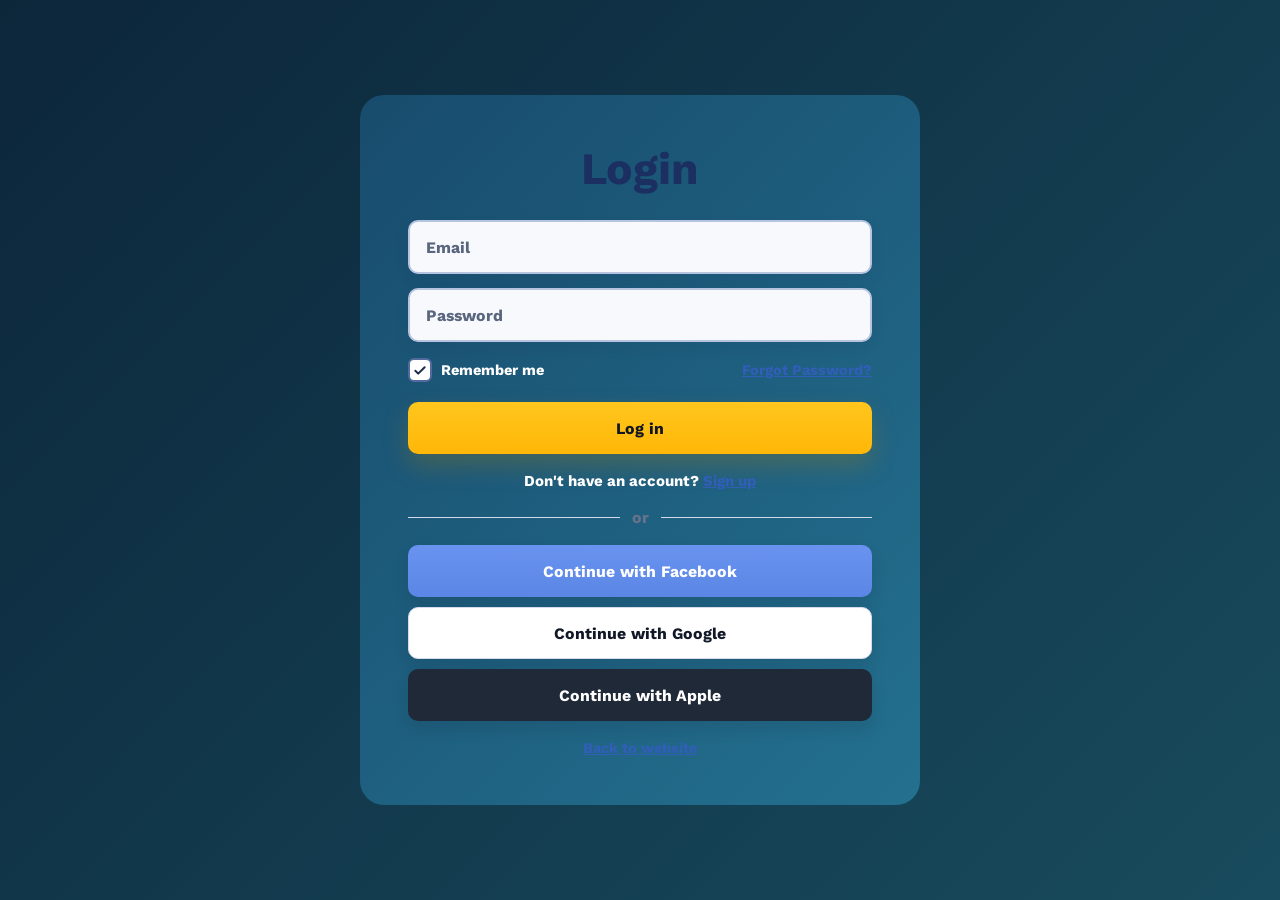
<file: My Project/login.html>
<!DOCTYPE html>
<html lang="en">
<head>
    <meta charset="UTF-8">
    <meta name="viewport" content="width=device-width, initial-scale=1.0">
    <title>Login | Travel Guides Website</title>
    <meta name="description" content="Login to the Travel Guides Website.">
    <link rel="preconnect" href="https://fonts.googleapis.com">
    <link rel="preconnect" href="https://fonts.gstatic.com" crossorigin>
    <link
        href="https://fonts.googleapis.com/css2?family=Kantumruy+Pro:wght@400;500;600;700&display=swap"
        rel="stylesheet"
    >
    <link rel="stylesheet" href="login.css">
</head>
<body class="login-page">
    <main class="header">
        <section class="login-panel" aria-labelledby="loginTitle">
            <h1 class="login-title" id="loginTitle">Login</h1>

            <form class="login-form" action="#" method="post">
                <label class="sr-only" for="email">Email</label>
                <input id="email" name="email" type="email" placeholder="Email" autocomplete="email" required>

                <label class="sr-only" for="password">Password</label>
                <input id="password" name="password" type="password" placeholder="Password" autocomplete="current-password" required>

                <div class="form-meta">
                    <label class="remember-toggle" for="remember">
                        <input id="remember" name="remember" type="checkbox" checked>
                        <span class="remember-toggle__box" aria-hidden="true">
                            <svg viewBox="0 0 24 24" role="img" focusable="false">
                                <path d="M5 13.2 9.3 17.5 19 7.8"></path>
                            </svg>
                        </span>
                        <span>Remember me</span>
                    </label>
                    <a class="forgot-link" href="#">Forgot Password?</a>
                </div>

                <button class="primary-button" type="submit">Log in</button>
            </form>

            <p class="signup-copy">
                Don't have an account?
                <a href="register.html">Sign up</a>
            </p>

            <div class="divider" aria-hidden="true"><span>or</span></div>

            <div class="social-stack">
                <button class="social-button social-button--facebook" type="button">Continue with Facebook</button>
                <button class="social-button social-button--google" type="button">Continue with Google</button>
                <button class="social-button social-button--apple" type="button">Continue with Apple</button>
            </div>

            <a class="back-link" href="index.html">Back to website</a>
        </section>
    </main>
</body>
</html>
</file>
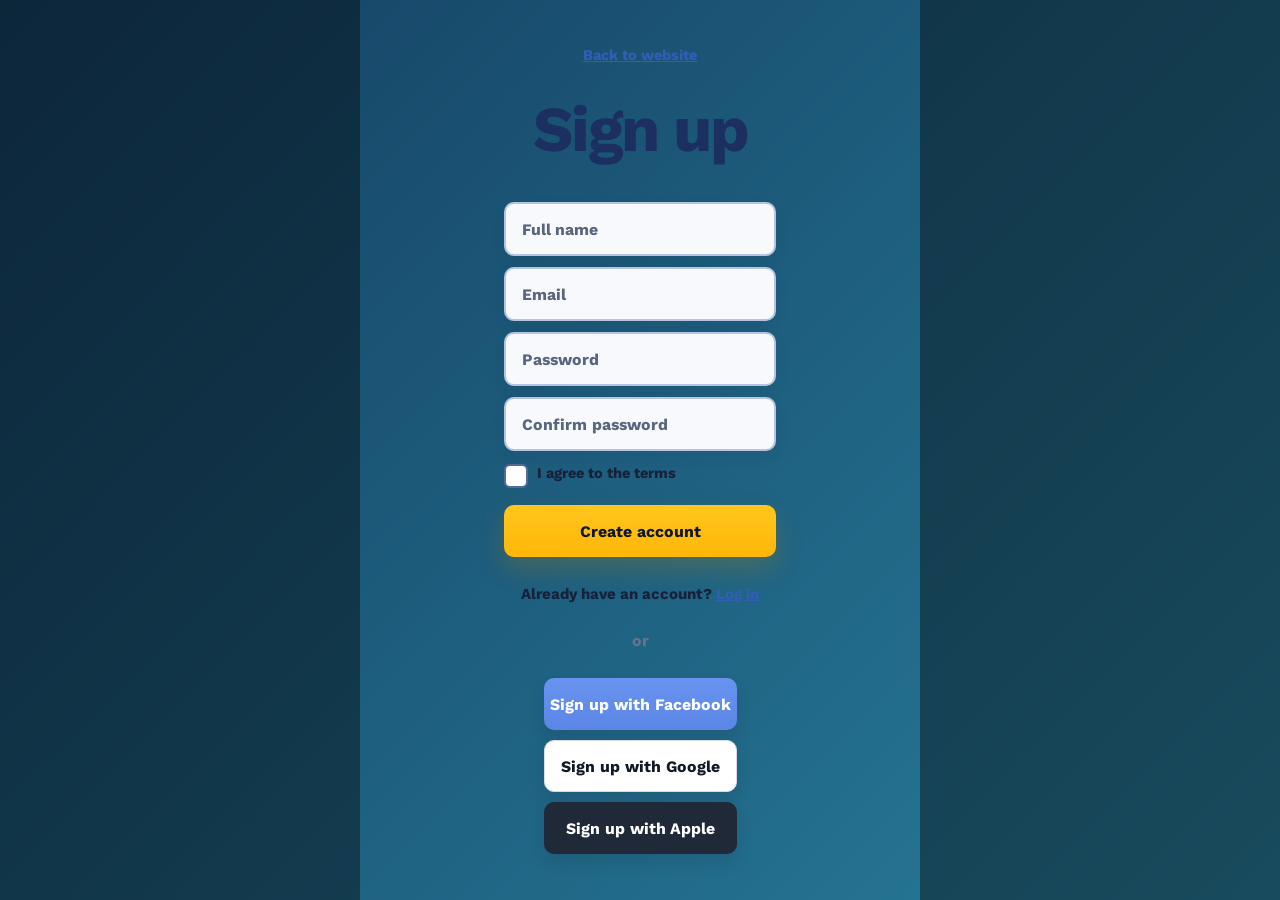
<file: My Project/register.html>
<!DOCTYPE html>
<html lang="en">
<head>
    <meta charset="UTF-8">
    <meta name="viewport" content="width=device-width, initial-scale=1.0">
    <title>Register | Travel Guides Website</title>
    <meta
        name="description"
        content="Static register page for the Travel Guides Website."
    >
    <link rel="preconnect" href="https://fonts.googleapis.com">
    <link rel="preconnect" href="https://fonts.gstatic.com" crossorigin>
    <link
        href="https://fonts.googleapis.com/css2?family=Kantumruy+Pro:wght@400;500;600;700&display=swap"
        rel="stylesheet"
    >
    <link rel="stylesheet" href="register.css">
</head>
<body class="register-page">
    <main class="login-layout">
            <a class="back-link" href="index.html">Back to website</a>

            <div class="login-copy">
                <h1 id="registerTitle">Sign up</h1>
            </div>

            <form class="login-form" action="#" method="post">
                <label class="sr-only" for="fullName">Full name</label>
                <input
                    id="fullName"
                    name="fullName"
                    type="text"
                    placeholder="Full name"
                    autocomplete="name"
                    required
                >

                <label class="sr-only" for="email">Email</label>
                <input
                    id="email"
                    name="email"
                    type="email"
                    placeholder="Email"
                    autocomplete="email"
                    required
                >

                <label class="sr-only" for="password">Password</label>
                <input
                    id="password"
                    name="password"
                    type="password"
                    placeholder="Password"
                    autocomplete="new-password"
                    required
                >

                <label class="sr-only" for="confirmPassword">Confirm password</label>
                <input
                    id="confirmPassword"
                    name="confirmPassword"
                    type="password"
                    placeholder="Confirm password"
                    autocomplete="new-password"
                    required
                >

                <div class="form-meta">
                    <label class="remember-toggle" for="agreeTerms">
                        <input id="agreeTerms" name="agreeTerms" type="checkbox" required>
                        <span class="remember-toggle__box" aria-hidden="true">
                            <svg viewBox="0 0 24 24" role="img" focusable="false">
                                <path d="M5 13.2 9.3 17.5 19 7.8" />
                            </svg>
                        </span>
                        <span>I agree to the terms</span>
                    </label>
                </div>

                <button class="primary-button" type="submit">Create account</button>
            </form>

            <p class="signup-copy">
                Already have an account?
                <a href="login.html">Log in</a>
            </p>

            <div class="divider" aria-hidden="true">
                <span>or</span>
            </div>

            <div class="social-stack">
                <button class="social-button social-button--facebook" type="button">
                    Sign up with Facebook
                </button>
                <button class="social-button social-button--google" type="button">
                    Sign up with Google
                </button>
                <button class="social-button social-button--apple" type="button">
                    Sign up with Apple
                </button>
            </div>
        </section>
    </main>
</body>
</html>
</file>
<file: My Project/login.css>
:root {
    --bg: #5478c9;
    --bg-dark: #476ab8;
    --input-bg: #f7f9fd;
    --input-border: #b7c4df;
    --accent: #ffbf16;
    --facebook: #5b86e5;
    --apple: #1f2937;
    --shadow: 0 24px 60px rgba(27, 49, 97, 0.22);
}

* {
    box-sizing: border-box;
}

html,
body {
    min-height: 100%;
}

html {
    scrollbar-width: none;
    -ms-overflow-style: none;
}

html::-webkit-scrollbar {
    display: none;
}

body {
    margin: 0;
    font-family: "Kantumruy Pro", sans-serif;
    color: #17213a;
    background: linear-gradient(135deg, #143f61, #287d9b);
}

button,
input,
a {
    font: inherit;
}

a {
    color: inherit;
}

.header {
    width: min(100% - 32px, 560px);
    min-height: 100vh;
    margin: 0 auto;
    display: grid;
    place-items: center;
    padding: 32px 0;
    
}

.login-panel {
    width: 100%;
    display: flex;
    flex-direction: column;
    color:white;
    gap: 18px;
    padding: clamp(28px, 6vw, 48px);
    border-radius: 24px;
    box-shadow: 0 0 0 100vmax rgba(0, 0, 0, 0.4);
}

.login-title {
    margin: 0 0 6px;
    color: #1b2f61;
    font-family: "Kantumruy Pro", sans-serif;
    font-size: clamp(2rem, 6vw, 2.8rem);
    text-align: center;
}

.login-form {
    display: grid;
    gap: 14px;
}

.login-form input:not([type="checkbox"]) {
    width: 100%;
    height: 54px;
    padding: 0 16px;
    border: 2px solid var(--input-border);
    border-radius: 10px;
    background: var(--input-bg);
    color: #14213c;
    font-size: 1rem;
    font-weight: 700;
    outline: none;
    box-shadow: 0 6px 14px rgba(21, 36, 74, 0.08);
}

.login-form input::placeholder {
    color: #59667d;
}

.login-form input:not([type="checkbox"]):focus {
    border-color: #5478c9;
    box-shadow: 0 0 0 4px rgba(84, 120, 201, 0.18);
}

.form-meta {
    display: flex;
    align-items: center;
    justify-content: space-between;
    gap: 14px;
    margin: 2px 0 4px;
    font-size: 0.92rem;
}

.remember-toggle {
    display: inline-flex;
    align-items: center;
    gap: 9px;
    font-weight: 800;
    cursor: pointer;
}

.remember-toggle input {
    position: absolute;
    opacity: 0;
    pointer-events: none;
}

.remember-toggle__box {
    width: 24px;
    height: 24px;
    display: inline-flex;
    align-items: center;
    justify-content: center;
    border: 2px solid #536a9d;
    border-radius: 6px;
    background: #fff;
    color: #1b2a4d;
}

.remember-toggle__box svg {
    width: 16px;
    height: 16px;
    fill: none;
    stroke: currentColor;
    stroke-width: 3;
    stroke-linecap: round;
    stroke-linejoin: round;
}

.remember-toggle input:not(:checked) + .remember-toggle__box svg {
    opacity: 0;
}

.forgot-link,
.signup-copy a {
    color: #315eb7;
    font-weight: 800;
}

.forgot-link:hover,
.forgot-link:focus-visible,
.signup-copy a:hover,
.signup-copy a:focus-visible,
.back-link:hover,
.back-link:focus-visible {
    text-decoration: underline;
    text-underline-offset: 3px;
}

.primary-button,
.social-button {
    width: 100%;
    min-height: 52px;
    border: 0;
    border-radius: 10px;
    font-size: 1rem;
    font-weight: 800;
    cursor: pointer;
    transition: transform 180ms ease, box-shadow 180ms ease;
}

.primary-button {
    margin-top: 2px;
    background: linear-gradient(180deg, #ffc61d 0%, #ffb708 100%);
    color: #101623;
    box-shadow: 0 12px 24px rgba(184, 130, 0, 0.25);
}

.primary-button:hover,
.primary-button:focus-visible,
.social-button:hover,
.social-button:focus-visible {
    transform: translateY(-2px);
    box-shadow: 0 12px 24px rgba(27, 49, 97, 0.2);
}

.signup-copy {
    margin: 0;
    text-align: center;
    font-size: 0.95rem;
    font-weight: 700;
}

.divider {
    display: flex;
    align-items: center;
    gap: 12px;
    color: #66738a;
    font-weight: 800;
}

.divider::before,
.divider::after {
    content: "";
    height: 1px;
    flex: 1;
    background: #d3dbea;
}

.social-stack {
    display: grid;
    gap: 10px;
}

.social-button {
    box-shadow: 0 8px 16px rgba(17, 24, 39, 0.12);
}

.social-button--facebook {
    background: linear-gradient(180deg, #6993ef 0%, var(--facebook) 100%);
    color: #fff;
}

.social-button--google {
    background: #fff;
    color: #111827;
    border: 1px solid #d5dbea;
}

.social-button--apple {
    background: var(--apple);
    color: #fff;
}

.back-link {
    align-self: center;
    color: #315eb7;
    font-size: 0.92rem;
    font-weight: 800;
}

.sr-only {
    position: absolute;
    width: 1px;
    height: 1px;
    padding: 0;
    margin: -1px;
    overflow: hidden;
    clip: rect(0, 0, 0, 0);
    white-space: nowrap;
    border: 0;
}

@media (max-width: 560px) {
    .header {
        width: min(100% - 20px, 560px);
        padding: 20px 0;
    }

    .login-panel {
        padding: 26px 20px;
    }

    .form-meta {
        align-items: flex-start;
        flex-direction: column;
    }
}
</file>
<file: My Project/register.css>
@import url("login.css");

.register-page {
    background: linear-gradient(135deg, #143f61, #287d9b);
}
.register-page .login-layout {
    width: min(100% - 32px, 560px);
    min-height: 100vh;
    margin: 0 auto;
    display: grid;
    place-items: center;
    padding: 32px 0;
    box-shadow: 0 0 0 100vmax rgba(0, 0, 0, 0.4);
}

.register-page .login-visual {
    display: none;
}

.register-page .login-panel {
    width: min(100%, 440px);
    display: flex;
    flex-direction: column;
    gap: 18px;
    padding: clamp(28px, 6vw, 48px);
    border-radius: 24px;
    background: rgba(255, 255, 255, 0.96);
    box-shadow: var(--shadow);
}

.register-page .login-copy h1 {
    margin: 0 0 6px;
    color: #1b2f61;
    font-family: "Kantumruy Pro", sans-serif;
    font-size: clamp(2.8rem, 6vw, 4rem);
    letter-spacing: -0.04em;
    text-align: center;
}

.register-page .login-form {
    gap: 11px;
}

.register-page .form-meta {
    justify-content: flex-start;
}

.register-page .remember-toggle {
    align-items: flex-start;
}

.register-page .remember-toggle span:last-child {
    line-height: 1.35;
}

@media (max-width: 560px) {
    .register-page .login-layout {
        width: min(100% - 20px, 560px);
        padding: 20px 0;
    }

    .register-page .login-panel {
        padding: 26px 20px;
    }
}
</file>
